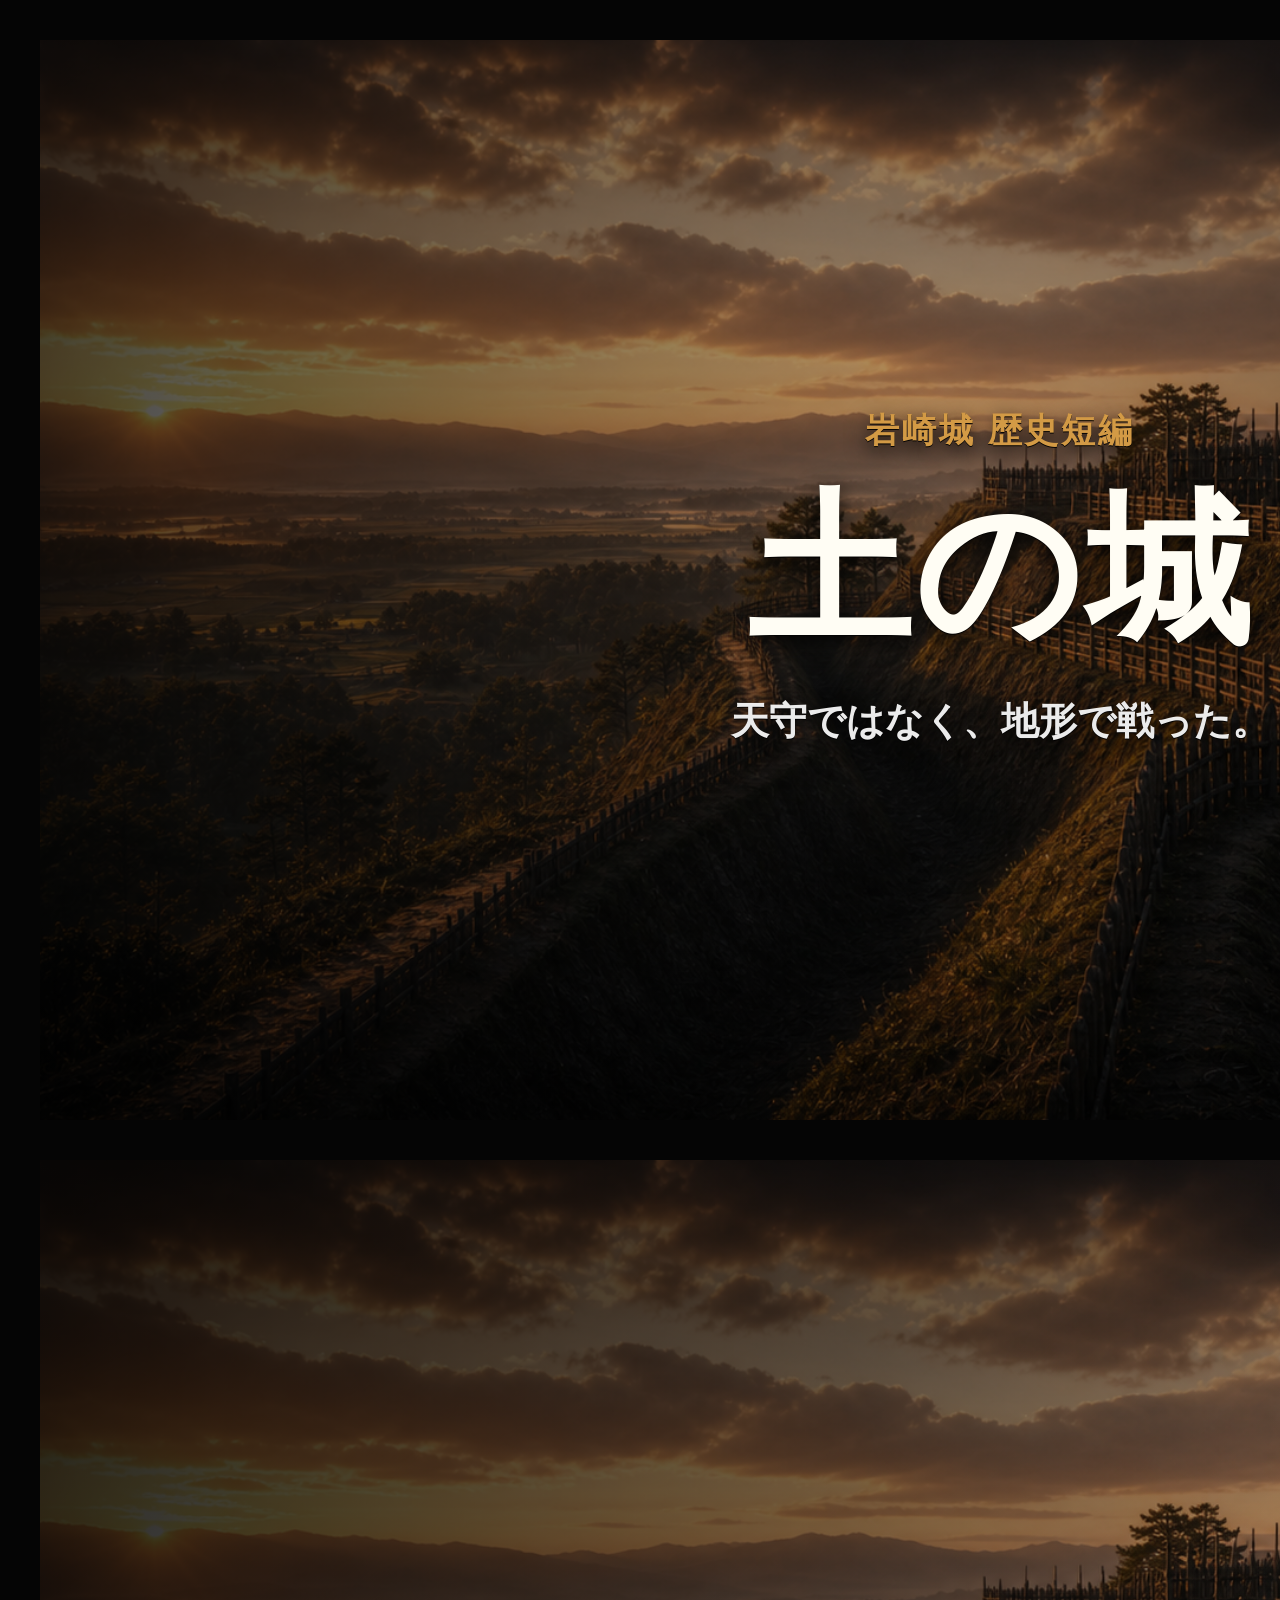
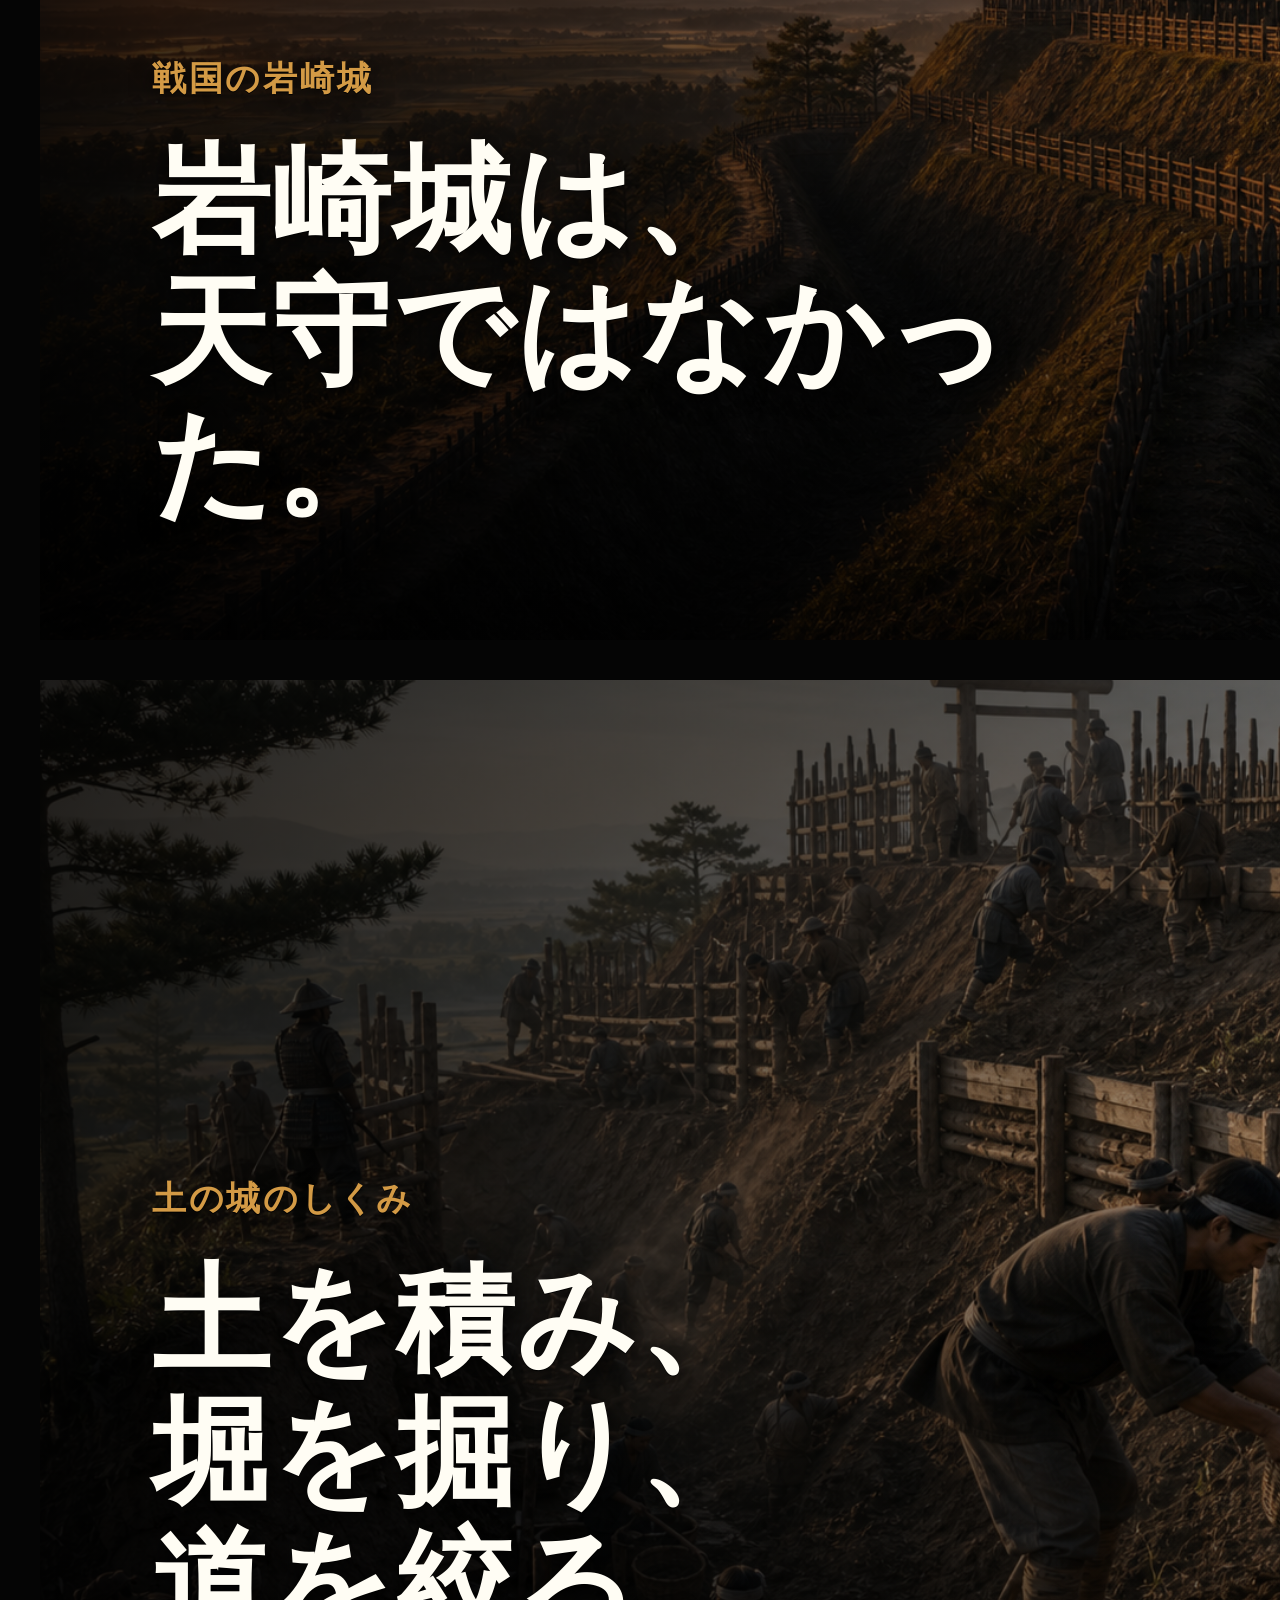
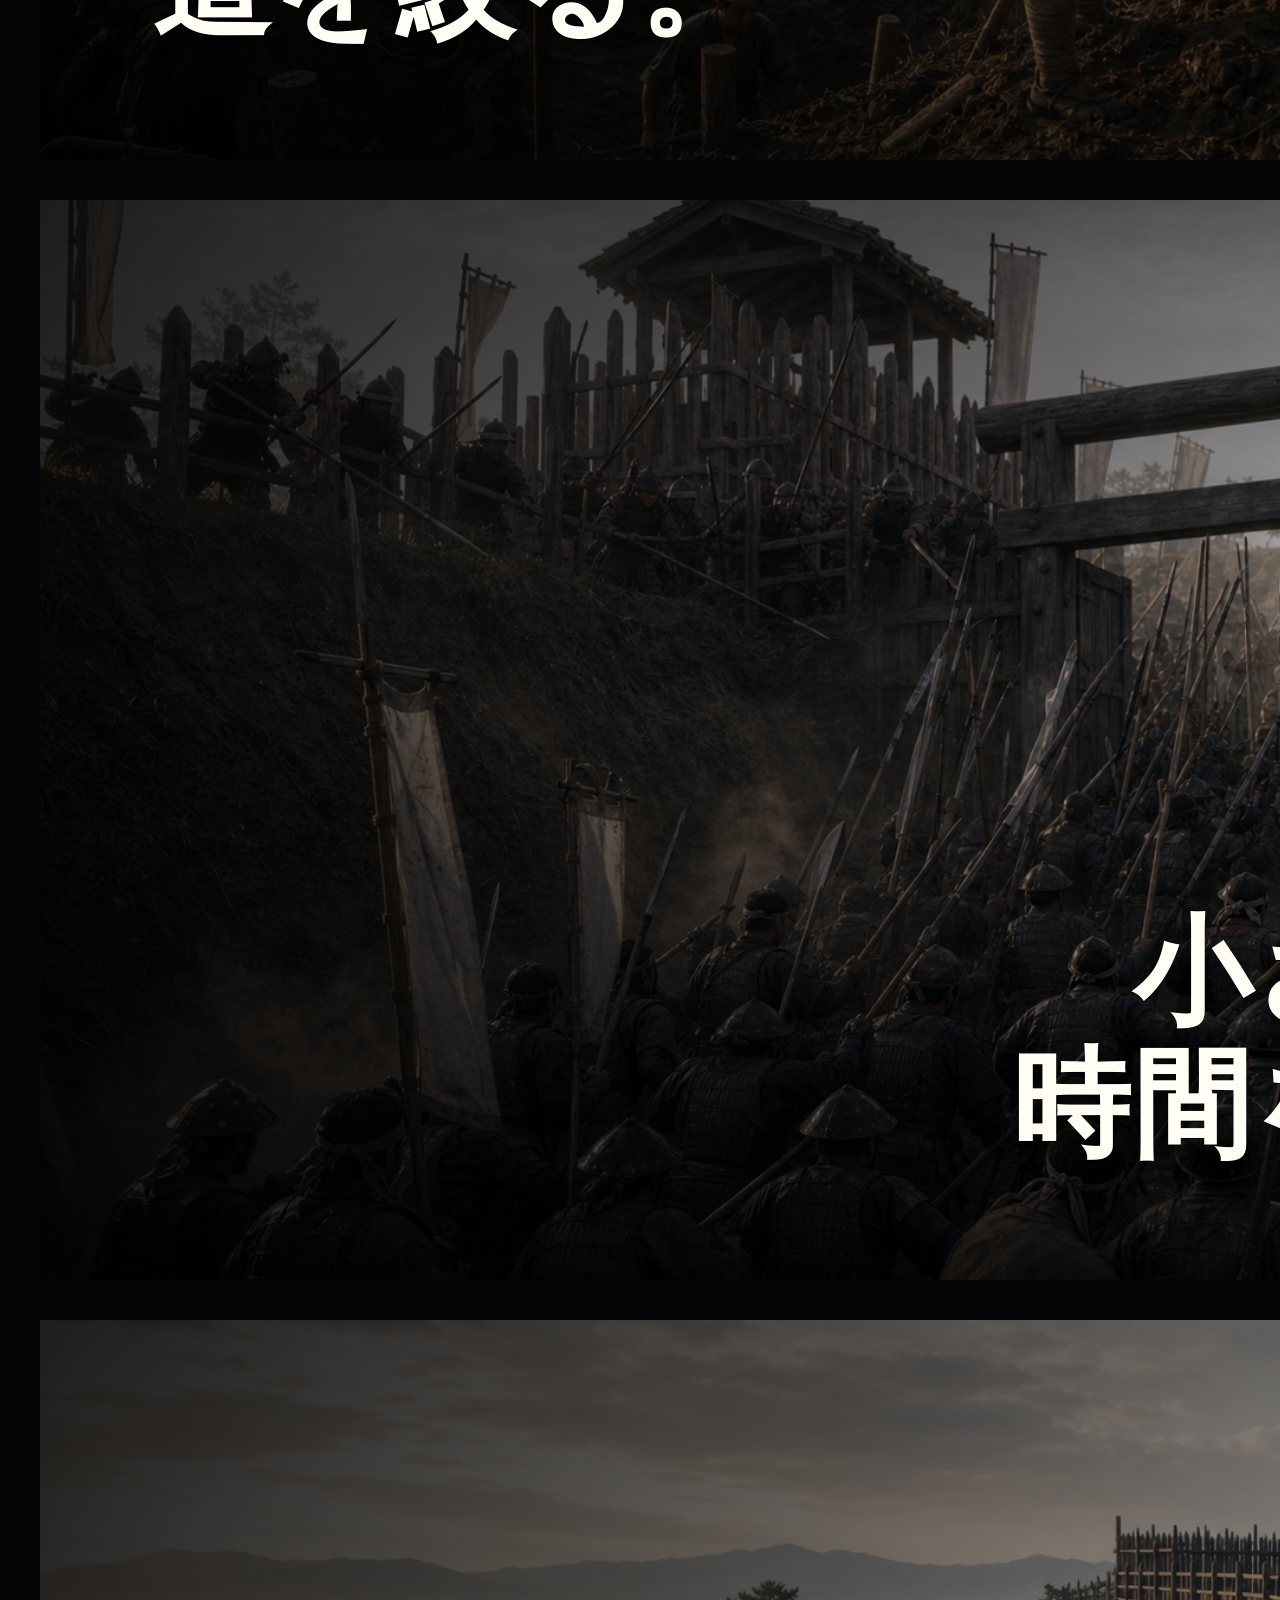
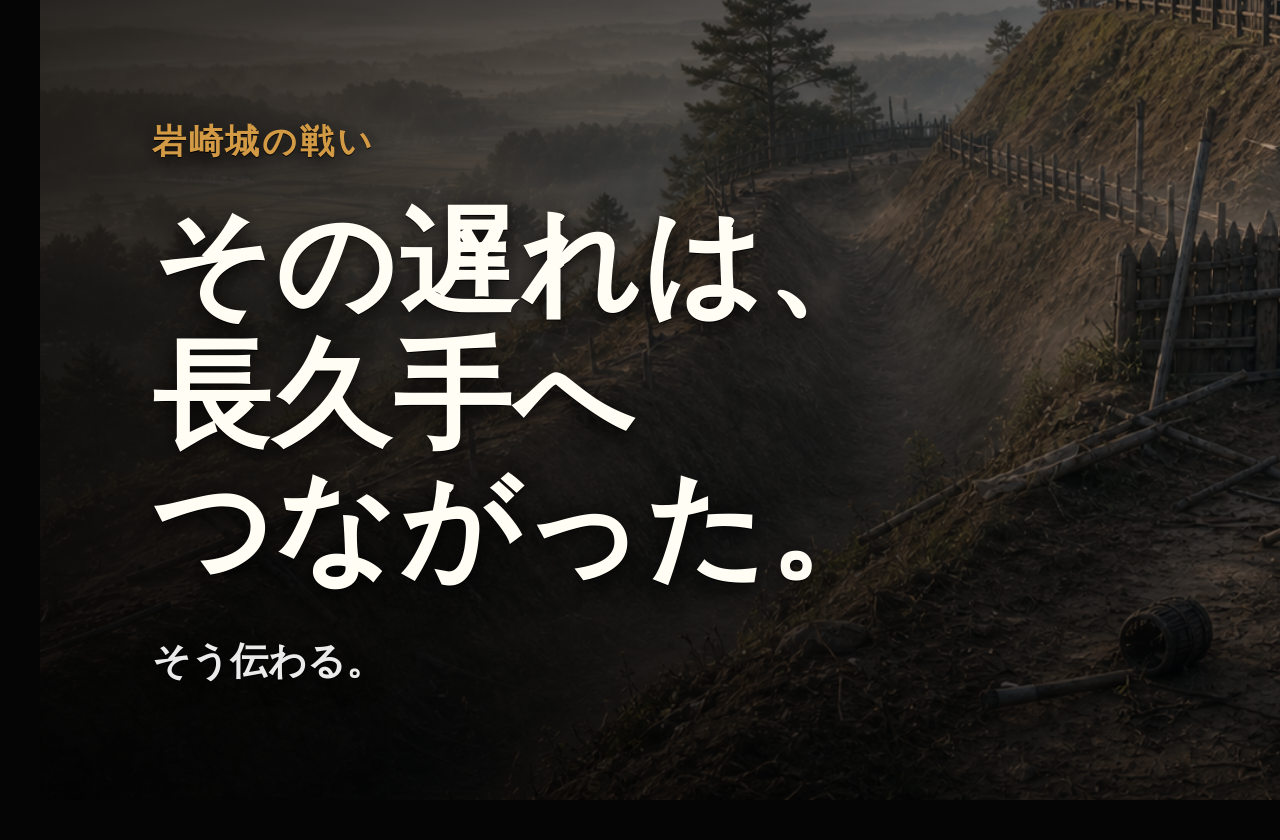
<file: assets/seedance/tsuchi-no-shiro-v2/text-card-render.html>
<!doctype html>
<html lang="ja">
<head>
  <meta charset="utf-8">
  <meta name="viewport" content="width=device-width, initial-scale=1">
  <title>土の城 テキストカード</title>
  <style>
    :root {
      color-scheme: dark;
      --w: 1920px;
      --h: 1080px;
    }

    * {
      box-sizing: border-box;
    }

    body {
      margin: 0;
      background: #050505;
      font-family: "Hiragino Mincho ProN", "Yu Mincho", "YuMincho", "Noto Serif CJK JP", serif;
    }

    .stage {
      display: grid;
      gap: 40px;
      padding: 40px;
    }

    .card {
      position: relative;
      width: var(--w);
      height: var(--h);
      overflow: hidden;
      background: #111;
      isolation: isolate;
    }

    .card::before {
      content: "";
      position: absolute;
      inset: 0;
      background-image: var(--bg);
      background-size: cover;
      background-position: center;
      transform: scale(1.03);
      z-index: -2;
    }

    .card::after {
      content: "";
      position: absolute;
      inset: 0;
      background:
        linear-gradient(90deg, rgba(0,0,0,.78), rgba(0,0,0,.42) 42%, rgba(0,0,0,.08) 72%),
        linear-gradient(0deg, rgba(0,0,0,.58), rgba(0,0,0,.04) 52%, rgba(0,0,0,.45));
      z-index: -1;
    }

    .content {
      position: absolute;
      left: 112px;
      bottom: 108px;
      max-width: 1040px;
      color: #fffdf4;
      text-shadow: 0 6px 22px rgba(0,0,0,.86), 0 1px 0 rgba(0,0,0,.9);
    }

    .label {
      margin-bottom: 34px;
      color: #d39a45;
      font-family: "Hiragino Sans", "Yu Gothic", sans-serif;
      font-size: 34px;
      font-weight: 800;
      letter-spacing: .08em;
    }

    .headline {
      margin: 0;
      font-size: 118px;
      line-height: 1.12;
      font-weight: 900;
      letter-spacing: .02em;
      text-wrap: balance;
    }

    .headline.large {
      font-size: 164px;
      line-height: 1.02;
    }

    .sub {
      margin-top: 36px;
      font-family: "Hiragino Sans", "Yu Gothic", sans-serif;
      font-size: 38px;
      line-height: 1.6;
      font-weight: 800;
      color: rgba(255,255,255,.92);
    }

    .right .content {
      left: auto;
      right: 96px;
      max-width: 980px;
      text-align: right;
    }

    .center .content {
      left: 50%;
      top: 50%;
      bottom: auto;
      transform: translate(-50%, -50%);
      max-width: 1280px;
      text-align: center;
    }

    .center::after {
      background: radial-gradient(circle at center, rgba(0,0,0,.18), rgba(0,0,0,.78));
    }

    body.single {
      width: var(--w);
      height: var(--h);
      overflow: hidden;
    }

    body.single .stage {
      display: block;
      width: var(--w);
      height: var(--h);
      padding: 0;
      overflow: hidden;
    }

    body.single .card {
      display: none;
    }

    body.single .card.is-active {
      display: block;
    }
  </style>
</head>
<body>
  <main class="stage">
    <section id="card-01-title" class="card center" style="--bg:url('./cut-01-opening-earth-castle.png')">
      <div class="content">
        <div class="label">岩崎城 歴史短編</div>
        <h1 class="headline large">土の城</h1>
        <div class="sub">天守ではなく、地形で戦った。</div>
      </div>
    </section>

    <section id="card-02-no-tenshu" class="card" style="--bg:url('./cut-01-opening-earth-castle.png')">
      <div class="content">
        <div class="label">戦国の岩崎城</div>
        <h1 class="headline">岩崎城は、<br>天守ではなかった。</h1>
      </div>
    </section>

    <section id="card-03-earthworks" class="card" style="--bg:url('./cut-02-building-earthworks.png')">
      <div class="content">
        <div class="label">土の城のしくみ</div>
        <h1 class="headline">土を積み、<br>堀を掘り、<br>道を絞る。</h1>
      </div>
    </section>

    <section id="card-04-delay" class="card right" style="--bg:url('./cut-06-earth-bridge-bottleneck.png')">
      <div class="content">
        <div class="label">天正十二年</div>
        <h1 class="headline">小さな城が、<br>時間を奪った。</h1>
      </div>
    </section>

    <section id="card-05-nagakute" class="card" style="--bg:url('./cut-08-aftermath-road.png')">
      <div class="content">
        <div class="label">岩崎城の戦い</div>
        <h1 class="headline">その遅れは、<br>長久手へ<br>つながった。</h1>
        <div class="sub">そう伝わる。</div>
      </div>
    </section>
  </main>
  <script>
    const activeCard = new URLSearchParams(window.location.search).get("card");
    if (activeCard) {
      document.body.classList.add("single");
      const card = document.getElementById(activeCard);
      if (card) {
        card.classList.add("is-active");
      }
    }
  </script>
</body>
</html>
</file>
